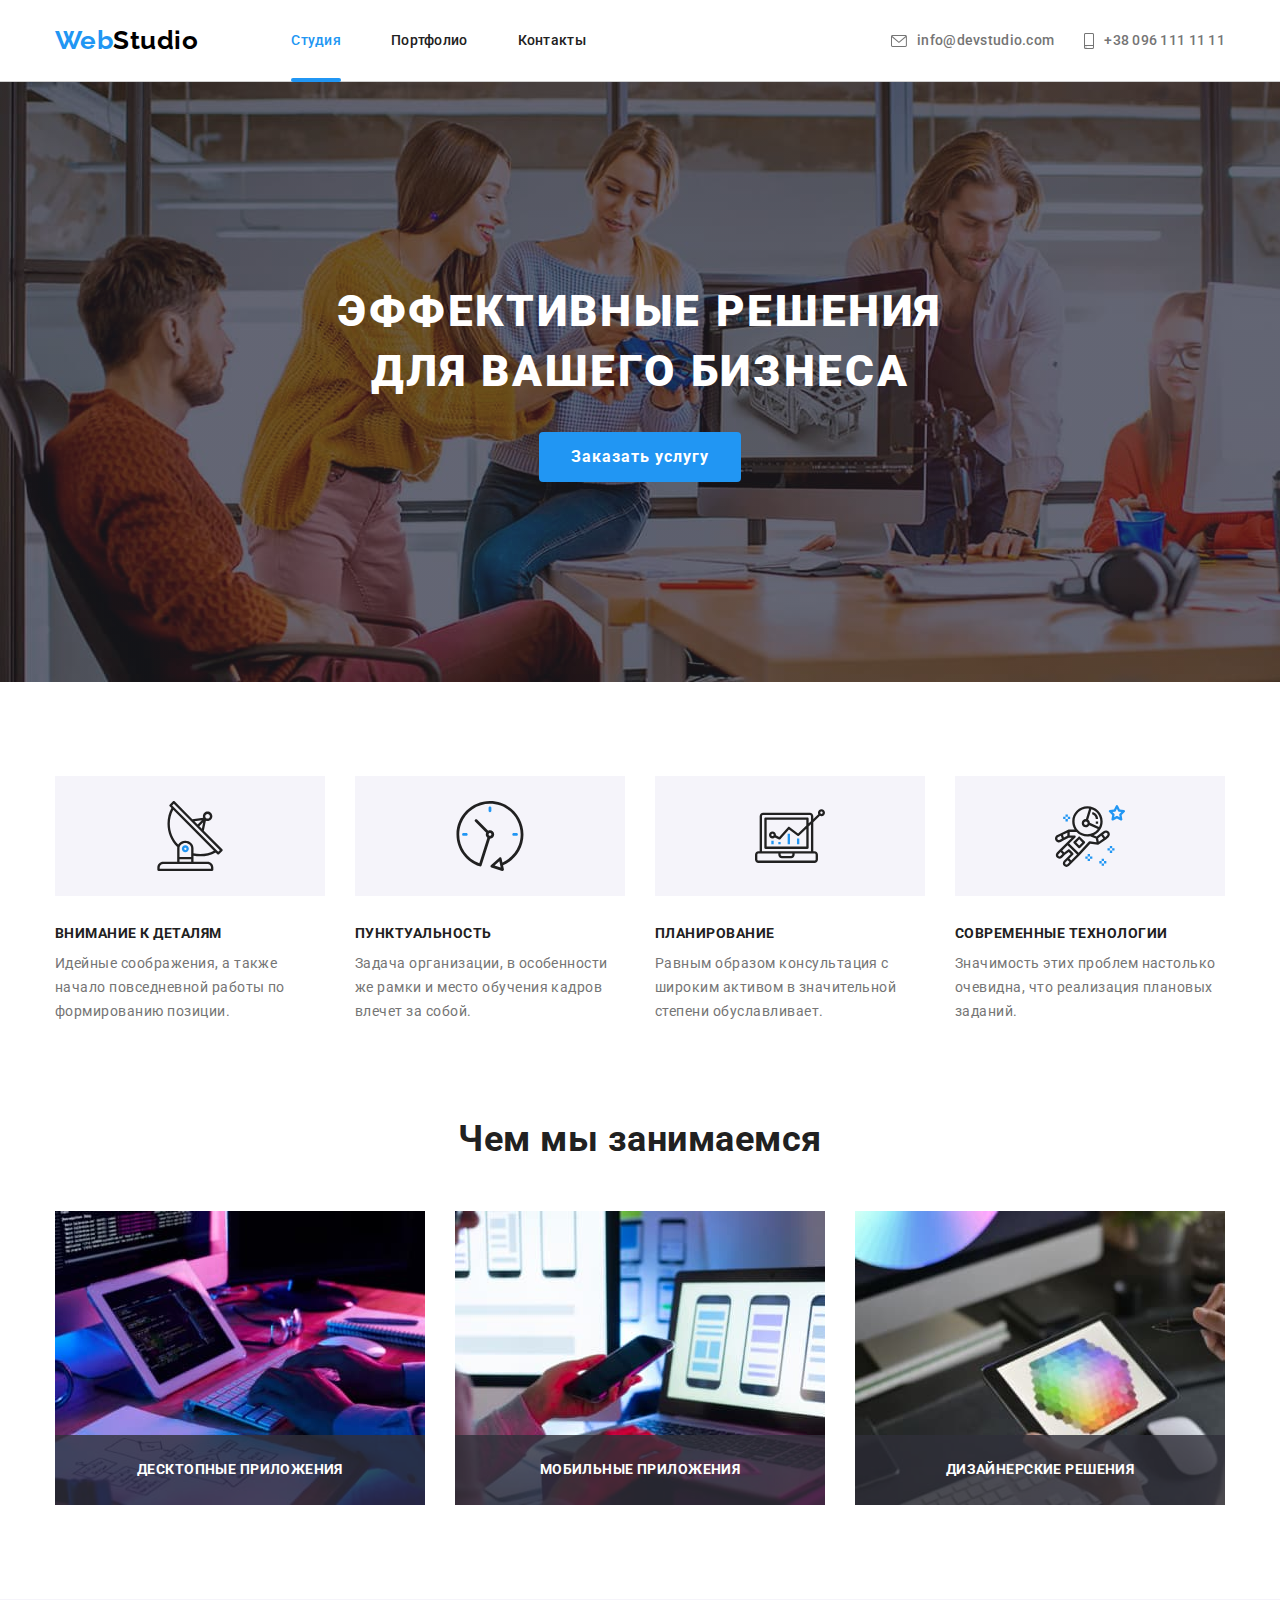
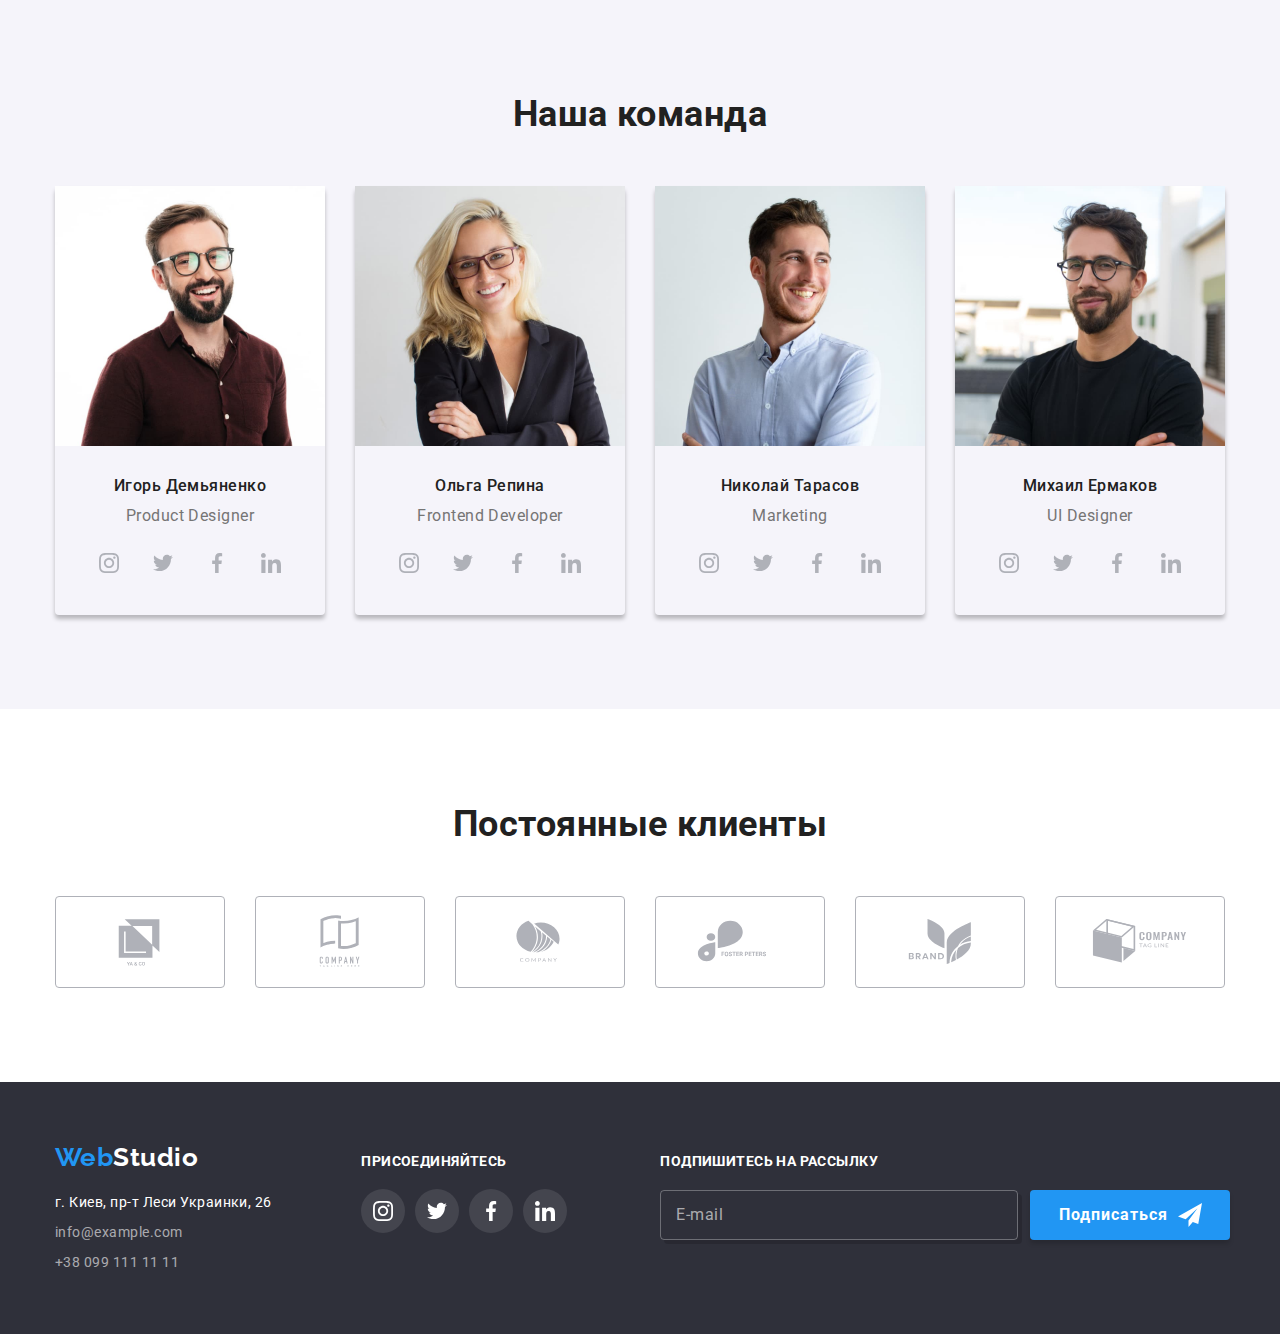
<file: index.html>
<!DOCTYPE html>
<html lang="ru">
<head>
    <meta charset="UTF-8">
    <meta http-equiv="X-UA-Compatible" content="IE=edge">
    <meta name="viewport" content="width=device-width, initial-scale=1.0">
    <link rel="preconnect" href="https://fonts.googleapis.com">
    <link rel="preconnect" href="https://fonts.gstatic.com" crossorigin>
    <link href="https://fonts.googleapis.com/css2?family=Raleway:wght@700&family=Roboto:wght@400;500;700;900&display=swap" rel="stylesheet">
    <link rel="stylesheet" href="https://cdnjs.cloudflare.com/ajax/libs/modern-normalize/1.1.0/modern-normalize.min.css">
    <title>WebStudio</title>
    <link rel="stylesheet" href="./css/styles.css"> 
    <link rel="stylesheet" href="./css/main.min.css"> 
   </head>
<body>
    <header class="header">
    <div class="container header-container">
        <a href="" class="logo link" lang="en">Web<span class="header-logo">Studio</span></a>
        <nav>
            <ul class="list nav">
                <li class="nav__item"><a href="" class="nav__link link nav__link--active">Студия</a></li>
                <li class="nav__item"><a href="./portfolio.html" class="nav__link link">Портфолио</a></li>
                <li class="nav__item"><a href="" class="nav__link link">Контакты</a></li>
            </ul>
        </nav>
        <ul class="list contacts">
            <li class="contacts__item"><a href="malito:info@devstudio.com" class="contacts__link link">
                <svg class="contacts__icon" width="16" height="12">
                    <use href="./images/icons.svg#icon-envelope"></use>
                 </svg>info@devstudio.com</a></li>
            <li class="contacts__item"><a href="tel:+380961111111" class="contacts__link link">
                <svg class="contacts__icon" width="10" height="16">
                    <use href="./images/icons.svg#icon-smartphone"></use>
                </svg>+38 096 111 11 11</a></li>
        </ul> 
    </div> 
    </header>
    <main>
        <section class="hero">
        <div class="container">
            <h1 class="hero__title">Эффективные решения<br>для вашего бизнеса</h1>
            <button type="button" class="button" data-modal-open>Заказать услугу</button>
        </div>
        </section>
        <section class="section">
        <div class="container">
            <!-- Заголовок должен быть скрыт, в html <h2 hidden></h2> -->
            <h2 class="visualy-hidden">Особенности</h2>
            <ul class="list spesifics">
                <li class="spesifics__item">
                    <div class="spesifics__container">
                        <svg class="spesifics__icon" width="70" height="70">
                            <use href="./images/icons.svg#icon-antenna"></use>
                        </svg>
                    </div>
                    <h3 class="specifics__title">Внимание к деталям</h3>
                    <p class="specifics__text">Идейные соображения, а также начало повседневной работы по формированию позиции.</p>
                </li>
                <li class=" spesifics__item">
                    <div class="spesifics__container">
                        <svg class="spesifics__icon" width="70" height="70">
                            <use href="./images/icons.svg#icon-clock"></use>
                        </svg>
                    </div>
                    <h3 class="specifics__title">Пунктуальность</h3>
                    <p class="specifics__text">Задача организации, в особенности же рамки и место обучения кадров влечет за собой.</p>
                </li>
                <li class=" spesifics__item">
                    <div class="spesifics__container">
                        <svg class="spesifics__icon" width="70" height="70">
                            <use href="./images/icons.svg#icon-diagram"></use>
                        </svg>
                    </div>
                    <h3 class="specifics__title">Планирование</h3>
                    <p class="specifics__text">Равным образом консультация с широким активом в значительной степени обуславливает.</p>
                </li>
                <li class=" spesifics__item">
                    <div class="spesifics__container">
                        <svg class="spesifics__icon" width="70" height="70">
                            <use href="./images/icons.svg#icon-astronaut"></use>
                        </svg>
                    </div>
                    <h3 class="specifics__title">Современные технологии</h3>
                    <p class="specifics__text">Значимость этих проблем настолько очевидна, что реализация плановых заданий.</p>
                </li>
            </ul>
        </div>
        </section>
        <section class="work">
        <div class="container">
            <h2 class="section-title">Чем мы занимаемся</h2>
            <ul class="list work-list">
                <li class="work-list__item">
                    <img src="./images/box1.jpg" alt="Работа на планшете" width="370" height="294">
                    <div class="work-list__container">
                        <p class="work-list__text">Десктопные приложения</p>
                    </div>
                </li>
                <li class="work-list__item">
                    <img src="./images/box2.jpg" alt="Работа с ноутом и телефоном" width="370" height="294">
                    <div class="work-list__container">
                        <p class="work-list__text">Мобильные приложения</p>
                    </div>
                </li>
                <li class="work-list__item">
                    <img src="./images/box3.jpg" alt="Мозаика на планшете" width="370" height="294">
                    <div class="work-list__container">
                        <p class="work-list__text">Дизайнерские решения</p>
                    </div>
                </li>
            </ul>
        </div>
        </section>
        <section class="section team-section">
        <div class="container team">
            <h2 class="section-title">Наша команда</h2>
            <ul class="team-list list">
                <li class="team-item">
                    <img src="./images/img1.jpg" alt="Игорь Демьяненко" width="270" height="260">
                    <div class="team-cards">
                        <h3 class="photo-title">Игорь Демьяненко</h3>
                        <p class="photo-text" lang="en">Product Designer</p>
                        <ul class="team-soc-list list">
                            <li class="team-soc">
                                <a href="" class="team-soc-link">
                                    <svg class="icon-soc-team" width="20" height="20">
                                        <use href="./images/icons.svg#icon-instagram"></use>
                                    </svg>
                                </a>
                             </li>
                             <li class="team-soc">
                                <a href="" class="team-soc-link">
                                    <svg class="icon-soc-team" width="20" height="20">
                                        <use href="./images/icons.svg#icon-twitter"></use>
                                    </svg>
                                </a>
                             </li>
                             <li class="team-soc">
                                <a href="" class="team-soc-link">
                                    <svg class="icon-soc-team" width="20" height="20">
                                        <use href="./images/icons.svg#icon-facebook"></use>
                                    </svg>
                                </a>
                             </li>
                             <li class="team-soc">
                                <a href="" class="team-soc-link">
                                    <svg class="icon-soc-team" width="20" height="20">
                                        <use href="./images/icons.svg#icon-linkedin"></use>
                                    </svg>
                                </a>
                             </li>
                        </ul>
                    </div>
                </li>
                <li class="team-item">
                    <img src="./images/img2.jpg" alt="Ольга Репина" width="270" height="260">
                    <div class="team-cards">
                        <h3 class="photo-title">Ольга Репина</h3>
                        <p class="photo-text" lang="en">Frontend Developer</p>
                        <ul class="team-soc-list list">
                            <li class="team-soc">
                                <a href="" class="team-soc-link">
                                    <svg class="icon-soc-team" width="20" height="20">
                                        <use href="./images/icons.svg#icon-instagram"></use>
                                    </svg>
                                </a>
                             </li>
                             <li class="team-soc">
                                <a href="" class="team-soc-link">
                                    <svg class="icon-soc-team" width="20" height="20">
                                        <use href="./images/icons.svg#icon-twitter"></use>
                                    </svg>
                                </a>
                             </li>
                             <li class="team-soc">
                                <a href="" class="team-soc-link">
                                    <svg class="icon-soc-team" width="20" height="20">
                                        <use href="./images/icons.svg#icon-facebook"></use>
                                    </svg>
                                </a>
                             </li>
                             <li class="team-soc">
                                <a href="" class="team-soc-link">
                                    <svg class="icon-soc-team" width="20" height="20">
                                        <use href="./images/icons.svg#icon-linkedin"></use>
                                    </svg>
                                </a>
                             </li>
                        </ul>
                    </div>
                </li>
                <li class="team-item">
                    <img src="./images/img3.jpg" alt="Николай Тарасов" width="270" height="260">
                    <div class="team-cards">
                        <h3 class="photo-title">Николай Тарасов</h3>
                        <p class="photo-text" lang="en">Marketing</p>
                        <ul class="team-soc-list list">
                            <li class="team-soc">
                                <a href="" class="team-soc-link">
                                    <svg class="icon-soc-team" width="20" height="20">
                                        <use href="./images/icons.svg#icon-instagram"></use>
                                    </svg>
                                </a>
                             </li>
                             <li class="team-soc">
                                <a href="" class="team-soc-link">
                                    <svg class="icon-soc-team" width="20" height="20">
                                        <use href="./images/icons.svg#icon-twitter"></use>
                                    </svg>
                                </a>
                             </li>
                             <li class="team-soc">
                                <a href="" class="team-soc-link">
                                    <svg class="icon-soc-team" width="20" height="20">
                                        <use href="./images/icons.svg#icon-facebook"></use>
                                    </svg>
                                </a>
                             </li>
                             <li class="team-soc">
                                <a href="" class="team-soc-link">
                                    <svg class="icon-soc-team" width="20" height="20">
                                        <use href="./images/icons.svg#icon-linkedin"></use>
                                    </svg>
                                </a>
                             </li>
                        </ul>
                    </div>
                </li>
                <li class="team-item">
                    <img src="./images/img4.jpg" alt="Михаил Ермаков" width="270" height="260">
                    <div class="team-cards">
                        <h3 class="photo-title">Михаил Ермаков</h3>
                        <p class="photo-text" lang="en">UI Designer</p>
                        <ul class="team-soc-list list">
                            <li class="team-soc">
                                <a href="" class="team-soc-link">
                                    <svg class="icon-soc-team" width="20" height="20">
                                        <use href="./images/icons.svg#icon-instagram"></use>
                                    </svg>
                                </a>
                             </li>
                             <li class="team-soc">
                                <a href="" class="team-soc-link">
                                    <svg class="icon-soc-team" width="20" height="20">
                                        <use href="./images/icons.svg#icon-twitter"></use>
                                    </svg>
                                </a>
                             </li>
                             <li class="team-soc">
                                <a href="" class="team-soc-link">
                                    <svg class="icon-soc-team" width="20" height="20">
                                        <use href="./images/icons.svg#icon-facebook"></use>
                                    </svg>
                                </a>
                             </li>
                             <li class="team-soc">
                                <a href="" class="team-soc-link">
                                    <svg class="icon-soc-team" width="20" height="20">
                                        <use href="./images/icons.svg#icon-linkedin"></use>
                                    </svg>
                                </a>
                             </li>
                        </ul>
                    </div>
                </li>
            </ul>
        </div>
        </section>
        <section class="section">
            <div class="container clients">
                <h2 class="section-title">Постоянные клиенты</h2>
                <ul class="list client-list">
                    <li class="client-item">
                        <a href="" class="client-link">
                            <svg class="icon-client" width="106" height="60">
                                <use href="./images/icons.svg#icon-client1"></use>
                            </svg>
                         </a>
                    </li>
                    <li class="client-item">
                        <a href="" class="client-link">
                            <svg class="icon-client" width="106" height="60">
                                <use href="./images/icons.svg#icon-client2"></use>
                            </svg>
                         </a>
                    </li>
                    <li class="client-item">
                        <a href="" class="client-link">
                            <svg class="icon-client" width="106" height="60">
                                <use href="./images/icons.svg#icon-client3"></use>
                            </svg>
                         </a>
                    </li>
                    <li class="client-item">
                        <a href="" class="client-link">
                            <svg class="icon-client" width="106" height="60">
                                <use href="./images/icons.svg#icon-client4"></use>
                            </svg>
                         </a>
                    </li>
                    <li class="client-item">
                        <a href="" class="client-link">
                            <svg class="icon-client" width="106" height="60">
                                <use href="./images/icons.svg#icon-client5"></use>
                            </svg>
                         </a>
                    </li>
                    <li class="client-item">
                        <a href="" class="client-link">
                            <svg class="icon-client" width="106" height="60">
                                <use href="./images/icons.svg#icon-client6"></use>
                            </svg>
                         </a>
                    </li>
                </ul>
            </div>
        </section>
    </main>
    <footer class="footer">
    <div class="container footer-container">
        <div class="footer-contact-container">
            <a href="" class="logo link logo-link" lang="en">Web<span class="footer-logo">Studio</span></a>
            <address>
                <ul class="list footer-list">
                    <li class="footer-item"><a href="https://goo.gl/maps/xNYy4oC4myurMbKr9" class="footer-link link" target="_blank" rel="noopener noreferer nofollow">г. Киев, пр-т Леси Украинки, 26</a></li>
                    <li class="footer-item"><a href="malito:info@example.com" class="footer-contact link">info@example.com</a></li>
                    <li class="footer-item"><a href="tel:+380991111111" class="footer-contact link">+38 099 111 11 11</a></li>
                </ul>   
            </address>
        </div>
        <div class="footer-soc-container">
            <h2 class="footer-title">Присоединяйтесь</h2>
            <ul class="footer-soc-list">
                <li class="footer-soc-item">
                    <a href="" class="footer-soc-link">
                        <svg class="icon-soc-footer" width="20" height="20">
                            <use href="./images/icons.svg#icon-instagram"></use>
                        </svg>
                    </a>
                </li>
                <li class="footer-soc-item">
                    <a href="" class="footer-soc-link">
                        <svg class="icon-soc-footer" width="20" height="20">
                            <use href="./images/icons.svg#icon-twitter"></use>
                        </svg>
                    </a>
                </li>
                <li class="footer-soc-item">
                    <a href="" class="footer-soc-link">
                        <svg class="icon-soc-footer" width="20" height="20">
                            <use href="./images/icons.svg#icon-facebook"></use>
                        </svg>
                    </a>
                </li>
                <li class="footer-soc-item">
                    <a href="" class="footer-soc-link">
                        <svg class="icon-soc-footer" width="20" height="20">
                            <use href="./images/icons.svg#icon-linkedin"></use>
                        </svg>
                    </a>
                </li>
            </ul>
        </div>
        <div class="footer-form-container">
            <h2 class="footer-form-title">Подпишитесь на рассылку</h2>
            
            <form>
                <div class="footer-object-container">
                    <div class="footer-input-container">
                        <label for="footer-email" class="footer-label">E-mail</label>
                        <input
                            type="email" 
                            class="footer-input"
                            name="footer-email"
                            id="footer-email"
                        >
                    </div>
                    <button type="submit" class="footer-input-btn">Подписаться
                        <svg class="icon-input-btn" width="24" height="24">
                            <use href="./images/icons.svg#icon-icon-send"></use>
                        </svg>
                    </button>
                </div>
            </form>  
      </div>
    </div>
    </footer>
    <div class="backdrop is-hidden" data-modal>
        <div class="modal">
           <button type="button" class="modal-btn" data-modal-close>
            <svg class="icon-modal-btn" width="18" height="18">
                <use href="./images/icons.svg#icon-close"></use>
            </svg> 
           </button>
           <p class="modal-title">Оставьте свои данные, мы вам перезвоним</p>
           <form>
               <label for="user-name" class="modal-label">Имя</label>
               <div class="modal-input-container">
                    <input 
                        type="text" 
                        class="modal-input" 
                        name="user-name"
                        required
                        id="user-name"
                    >
                    <svg class="icon-modal-input" width="18" height="18">
                        <use href="./images/icons.svg#icon-person-black"></use>
                    </svg>
                </div>
               <label for="user-tel" class="modal-label">Телефон</label>
               <div class="modal-input-container">
                    <input 
                        type="tel" 
                        class="modal-input"
                        name="user-tel"
                        required
                        id="user-tel"
                    >
                    <svg class="icon-modal-input" width="18" height="18">
                        <use href="./images/icons.svg#icon-phone-black"></use>
                    </svg>
                </div>
               <label for="user-email" class="modal-label">Почта</label>
               <div class="modal-input-container">
                    <input 
                        type="email" 
                        class="modal-input"
                        name="user-email"
                        id="user-email"
                    >
                    <svg class="icon-modal-input" width="18" height="18">
                        <use href="./images/icons.svg#icon-email-black"></use>
                    </svg>
                </div>
               <label for="user-coment" class="modal-label">Комментарий</label>
               <textarea name="user-text" id="user-coment" placeholder="Введите текст" class="modal-text"></textarea>
               <input 
                    type="checkbox" 
                    class="check-input visualy-hidden" 
                    name="consent"
                    id="check-input"
                    value="consent"
               >
               <label for="check-input" class="check-label">
                   <span>
                       <svg class="icon-check" width="16" height="15">
                           <use href="./images/icons.svg#icon-icon-check1"></use>
                       </svg>
                   </span>Соглашаюсь с рассылкой и принимаю <a href="" class="link-check">&nbsp;Условия договора</a></label>
               <button type="submit" class="modal-input-btn">Отправить</button>
           </form> 
        </div>
    </div>
    <script src="./js/modal.js"></script>
</body>
</html>
</file>
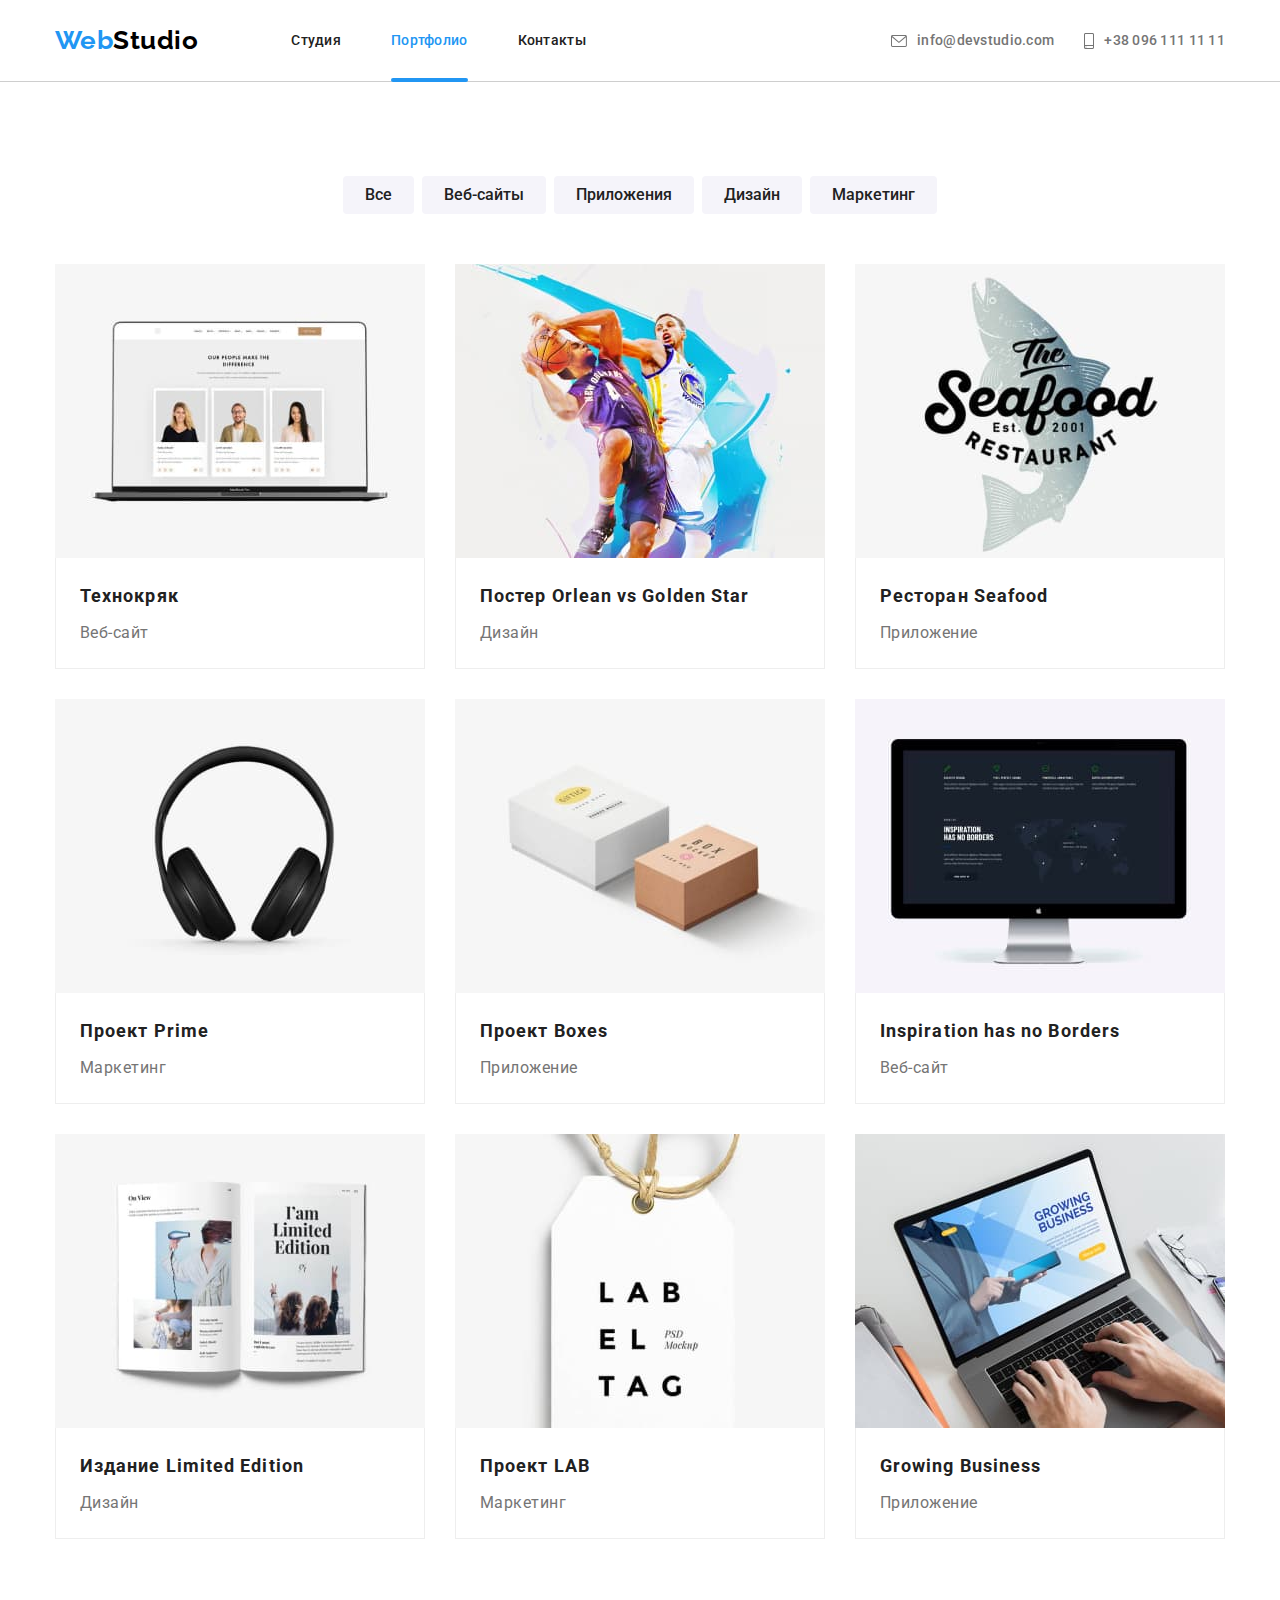
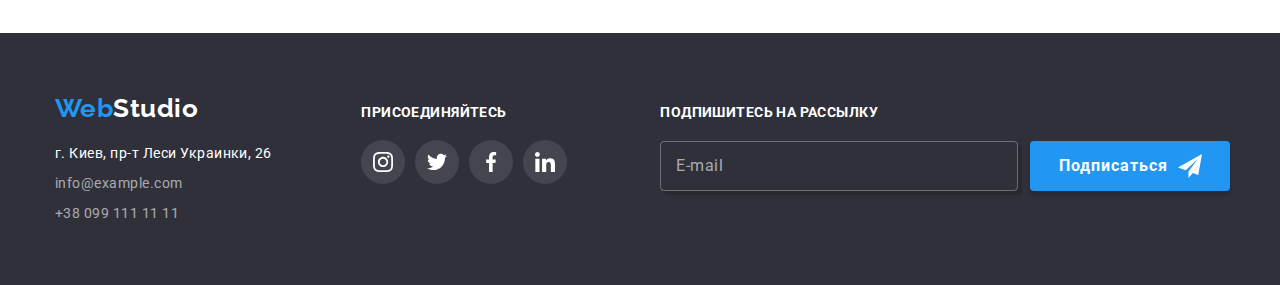
<file: portfolio.html>
<!DOCTYPE html>
<html lang="ru">
<head>
    <meta charset="UTF-8">
    <meta http-equiv="X-UA-Compatible" content="IE=edge">
    <meta name="viewport" content="width=device-width, initial-scale=1.0">
    <link rel="preconnect" href="https://fonts.googleapis.com">
    <link rel="preconnect" href="https://fonts.gstatic.com" crossorigin>
    <link href="https://fonts.googleapis.com/css2?family=Raleway:wght@700&family=Roboto:wght@400;500;700;900&display=swap" rel="stylesheet">
    <link rel="stylesheet" href="https://cdnjs.cloudflare.com/ajax/libs/modern-normalize/1.1.0/modern-normalize.min.css">
    <title>Portfolio</title>
    <link rel="stylesheet" href="./css/styles.css">
    <link rel="stylesheet" href="./css/main.min.css">
</head>
<body>
    <header class="header">
    <div class="container header-container">
        <a href="" class="logo link" lang="en">Web<span class="header-logo">Studio</span></a>
        <nav>
            <ul class="list nav">
                <li class="nav__item"><a href="./index.html" class="nav__link link">Студия</a></li>
                <li class="nav__item"><a href="./portfolio.html" class="link nav__link nav__link--active">Портфолио</a></li>
                <li class="nav__item"><a href="" class="nav__link link">Контакты</a></li>
            </ul>
        </nav>
        <ul class="list contacts">
            <li class="contacts__item"><a href="malito:info@devstudio.com" class="contacts__link link">
                <svg class="contacts__icon" width="16" height="12">
                    <use href="./images/icons.svg#icon-envelope"></use>
                 </svg>info@devstudio.com</a></li>
            <li class="contacts__item"><a href="tel:+380961111111" class="contacts__link link">
                <svg class="contacts__icon" width="10" height="16">
                    <use href="./images/icons.svg#icon-smartphone"></use>
                </svg>+38 096 111 11 11</a></li>
        </ul> 
    </div>  
    </header>
    <main>
        <section class="section">
        <div class="container">
            <h1 class="visualy-hidden">Портфолио</h1>
            <ul class="list porfolio-button">
                <li class="portfolio-item-btn"><button type="button" class="button-secondary">Все</button></li>
                <li class="portfolio-item-btn"><button type="button" class="button-secondary">Веб-сайты</button></li>
                <li class="portfolio-item-btn"><button type="button" class="button-secondary">Приложения</button></li>
                <li class="portfolio-item-btn"><button type="button" class="button-secondary">Дизайн</button></li>
                <li class="portfolio-item-btn"><button type="button" class="button-secondary">Маркетинг</button></li>
            </ul>
            <ul class="list portfolio-list">
                <li class="portfolio-item">
                    <a href="" class="portfolio-link link">
                        <div class="portfolio-img-container">
                            <img src="./images/img21.jpg" alt="Открытый ноутбук" width="370" height="294">
                            <p class="portfolio-link-text">
                                Ресурс предлагает комплексные предложения с разным уровнем функционала и сервисов. Все это позволит посетителю получить исчерпывающие сведения о компании или частном лице.
                            </p>
                         </div>
                        <div class="portfolio-cards">
                            <h2 class="portfolio-title">Технокряк</h2>
                            <p class="portfolio-text">Веб-сайт</p>
                        </div>
                    </a>
                </li>
                <li class="portfolio-item">
                    <a href="" class="portfolio-link link">
                        <div class="portfolio-img-container">
                            <img src="./images/img22.jpg" alt="Два баскетболиста" width="370" height="294">
                            <p class="portfolio-link-text">
                                Ресурс предлагает комплексные предложения с разным уровнем функционала и сервисов. Все это позволит посетителю получить исчерпывающие сведения о компании или частном лице.
                            </p>
                        </div>
                        <div class="portfolio-cards">
                            <h2 class="portfolio-title">Постер <span lang="en">Orlean vs Golden Star</span></h2>
                            <p class="portfolio-text">Дизайн</p>
                        </div>
                    </a>
                </li>
                <li class="portfolio-item">
                    <a href="" class="portfolio-link link">
                        <div class="portfolio-img-container">
                            <img src="./images/img23.jpg" alt="Логотип ресторана" width="370" height="294">
                            <p class="portfolio-link-text">
                                Ресурс предлагает комплексные предложения с разным уровнем функционала и сервисов. Все это позволит посетителю получить исчерпывающие сведения о компании или частном лице.
                            </p>
                        </div>
                        <div class="portfolio-cards">
                            <h2 class="portfolio-title">Ресторан <span lang="en">Seafood</span></h2>
                            <p class="portfolio-text">Приложение</p>
                        </div>
                    </a>
                </li>
                <li class="portfolio-item">
                    <a href="" class="portfolio-link link">
                        <div class="portfolio-img-container">
                            <img src="./images/img24.jpg" alt="Наушники" width="370" height="294">
                            <p class="portfolio-link-text">
                                Ресурс предлагает комплексные предложения с разным уровнем функционала и сервисов. Все это позволит посетителю получить исчерпывающие сведения о компании или частном лице.
                            </p>
                        </div>
                        <div class="portfolio-cards">
                            <h2 class="portfolio-title">Проект <span lang="en">Prime</span></h2>
                            <p class="portfolio-text">Маркетинг</p>
                        </div>
                    </a>
                </li>
                <li class="portfolio-item">
                    <a href="" class="portfolio-link link">
                        <div class="portfolio-img-container">
                            <img src="./images/img25.jpg" alt="Две коробки" width="370" height="294">
                            <p class="portfolio-link-text">
                                Ресурс предлагает комплексные предложения с разным уровнем функционала и сервисов. Все это позволит посетителю получить исчерпывающие сведения о компании или частном лице.
                            </p>
                        </div>
                        <div class="portfolio-cards">
                            <h2 class="portfolio-title">Проект <span lang="en">Boxes</span></h2>
                            <p class="portfolio-text">Приложение</p>
                        </div>
                    </a>
                </li>
                <li class="portfolio-item">
                    <a href="" class="portfolio-link link">
                        <div class="portfolio-img-container">
                            <img src="./images/img26.jpg" alt="Работающий монитор" width="370" height="294">
                            <p class="portfolio-link-text">
                                Ресурс предлагает комплексные предложения с разным уровнем функционала и сервисов. Все это позволит посетителю получить исчерпывающие сведения о компании или частном лице.
                            </p>
                        </div>
                        <div class="portfolio-cards">
                            <h2 lang="en" class="portfolio-title">Inspiration has no Borders</h2>
                            <p class="portfolio-text">Веб-сайт</p>
                        </div>
                    </a>
                </li>
                <li class="portfolio-item">
                    <a href="" class="portfolio-link link">
                        <div class="portfolio-img-container">
                            <img src="./images/img27.jpg" alt="Открытая книга" width="370" height="294">
                            <p class="portfolio-link-text">
                                Ресурс предлагает комплексные предложения с разным уровнем функционала и сервисов. Все это позволит посетителю получить исчерпывающие сведения о компании или частном лице.
                            </p>
                         </div>
                        <div class="portfolio-cards">
                            <h2 class="portfolio-title">Издание <span>Limited Edition</span></h2>
                            <p class="portfolio-text">Дизайн</p>
                        </div>
                    </a>
                </li>
                <li class="portfolio-item">
                    <a href="" class="portfolio-link link">
                        <div class="portfolio-img-container">
                            <img src="./images/img28.jpg" alt="Бирка" width="370" height="294">
                            <p class="portfolio-link-text">
                                Ресурс предлагает комплексные предложения с разным уровнем функционала и сервисов. Все это позволит посетителю получить исчерпывающие сведения о компании или частном лице.
                            </p>
                        </div>
                        <div class="portfolio-cards">
                            <h2 class="portfolio-title">Проект <span>LAB</span></h2>
                            <p class="portfolio-text">Маркетинг</p>
                        </div>
                    </a>
                </li>
                <li class="portfolio-item">
                    <a href="" class="portfolio-link link">
                        <div class="portfolio-img-container">
                            <img src="./images/img29.jpg" alt="Работа на ноутбуке" width="370" height="294">
                            <p class="portfolio-link-text">
                                Ресурс предлагает комплексные предложения с разным уровнем функционала и сервисов. Все это позволит посетителю получить исчерпывающие сведения о компании или частном лице.
                            </p>
                        </div>
                        <div class="portfolio-cards">
                            <h2 lang="en" class="portfolio-title">Growing Business</h2>
                            <p class="portfolio-text">Приложение</p>
                        </div>
                    </a>
                </li>
            </ul>
        </div>
        </section>
    </main>
    <footer class="footer">
        <div class="container footer-container">
            <div class="footer-contact-container">
                <a href="" class="logo link logo-link" lang="en">Web<span class="footer-logo">Studio</span></a>
                <address>
                    <ul class="list footer-list">
                        <li class="footer-item"><a href="https://goo.gl/maps/xNYy4oC4myurMbKr9" class="footer-link link" target="_blank" rel="noopener noreferer nofollow">г. Киев, пр-т Леси Украинки, 26</a></li>
                        <li class="footer-item"><a href="malito:info@example.com" class="footer-contact link">info@example.com</a></li>
                        <li class="footer-item"><a href="tel:+380991111111" class="footer-contact link">+38 099 111 11 11</a></li>
                    </ul>   
                </address>
            </div>
            <div class="footer-soc-container">
                <h2 class="footer-title">Присоединяйтесь</h2>
                <ul class="footer-soc-list">
                    <li class="footer-soc-item">
                        <a href="" class="footer-soc-link">
                            <svg class="icon-soc-footer" width="20" height="20">
                                <use href="./images/icons.svg#icon-instagram"></use>
                            </svg>
                        </a>
                    </li>
                    <li class="footer-soc-item">
                        <a href="" class="footer-soc-link">
                            <svg class="icon-soc-footer" width="20" height="20">
                                <use href="./images/icons.svg#icon-twitter"></use>
                            </svg>
                        </a>
                    </li>
                    <li class="footer-soc-item">
                        <a href="" class="footer-soc-link">
                            <svg class="icon-soc-footer" width="20" height="20">
                                <use href="./images/icons.svg#icon-facebook"></use>
                            </svg>
                        </a>
                    </li>
                    <li class="footer-soc-item">
                        <a href="" class="footer-soc-link">
                            <svg class="icon-soc-footer" width="20" height="20">
                                <use href="./images/icons.svg#icon-linkedin"></use>
                            </svg>
                        </a>
                    </li>
                </ul>
            </div>
            <div class="footer-form-container">
                <h2 class="footer-form-title">Подпишитесь на рассылку</h2>
                
                <form>
                    <div class="footer-object-container">
                        <div class="footer-input-container">
                            <label for="footer-email" class="footer-label">E-mail</label>
                            <input
                                type="email" 
                                class="footer-input"
                                name="footer-email"
                                id="footer-email"
                            >
                        </div>
                        <button type="submit" class="footer-input-btn">Подписаться
                            <svg class="icon-input-btn" width="24" height="24">
                                <use href="./images/icons.svg#icon-icon-send"></use>
                            </svg>
                        </button>
                    </div>
                </form>  
          </div>
        </div>
        </footer>
</body>
</html>
</file>
<file: css/styles.css>
/* цвет текста заголовков, ссылок #212121 */ 

/* основной цвет текста #757575 */

/* текст белый #FFFFFF */

/* цвет ссылок в футере тел., почта #FFFFFF99 */

/* цвет ссылок активных #2196F3 */

/* :root {
    --primary-text-color: #757575;
    --title-text-color: #212121;
    --accent-color: #2196F3;
    --light-text-color: #FFFFFF;
    --primary-bg-color: #FFFFFF;
    --dark-bg-color: #2F303A;
    --buttom-bg-color: #F5F4FA;
    --timing-function: cubic-bezier(0.4, 0, 0.2, 1);  
} */

/* html {
    box-sizing: border-box;
} */

/* *,
*::before,
*::after {
    box-sizing: inherit;
} */

/* body {
    font-family: Roboto, sans-serif;
    letter-spacing: 0.03em;
    background-color: var(--primary-bg-color);
    color: var(--primary-text-color);
} */

/* h1,
h2,
h3,
h4,
h5,
h6,
p {
    margin: 0;
} */

/* ul,
ol {
    padding-left: 0;
    margin: 0;
} */
/* img {
    display: block;
} */

/* .container {
    width: 1200px;
    padding-left: 15px;
    padding-right: 15px;
    margin: 0 auto; */
    /* outline: 2px solid red; */
/* } */
/* .list {
    list-style: none;
}
.link {
    text-decoration: none;
} */
/* .visualy-hidden {
    position: absolute;
    white-space: nowrap;
    width: 1px;
    height: 1px;
    overflow: hidden;
    border: 0;
    padding: 0;
    clip: rect(0 0 0 0);
    clip-path: inset(50%);
    margin: -1px;
} */
/* .section {
    padding-top: 94px;
    padding-bottom: 94px;
} */
/* .logo {
    margin-right: 93px;
    color: var(--accent-color);
    font-family: 'Raleway';
    font-weight: 700;
    font-size: 26px;
    line-height: 1.2;
} */

/* Header */

/* .header {
    padding: 25px 0px;
    border-bottom: 1px solid #cecece; 
}
.header-container {
    display: flex;
    align-items: center;
}
.header-logo {
    color: #000000;
} 
.nav {
    display: flex;
}
.nav .nav__item:not(:last-child) {
    margin-right: 50px;
}

.nav__link {
    position: relative;
    display: block;
    height: 16px;
    font-weight: 500;
    font-size: 14px;
    line-height: 1.14;
    letter-spacing: 0.02em;
    color: var(--title-text-color);
    transition-property: color;
    transition-duration: 250ms;
    transition-timing-function: var(--timing-function);
}
.nav__link:hover,
.nav__link:focus {
    color: var(--accent-color);
}
.nav__link--active {
    color: var(--accent-color);
}
.link.nav__link--active::after {
    position: absolute;
    bottom: -33px;
    content: "";
    display: block;
    width: 100%;
    height: 4px;
    border-radius: 2px;
    background-color: var(--accent-color);
}
.contacts {
    display: flex;
    margin-left: auto;
}
.contacts .contacts__item:not(:last-child) {
    margin-right: 30px;
}
.contacts__link {
    display: flex;
    align-items: center;
    font-weight: 500;
    font-size: 14px;
    line-height: 1.14;
    letter-spacing: 0.02em;
    color: var(--primary-text-color);
    transition-property: color;
    transition-duration: 250ms;
    transition-timing-function: var(--timing-function);
}
.contacts__link:hover,
.contacts__link:focus {
    color: var(--accent-color);
}
.contacts__icon {
    margin-right: 10px;
    fill: currentColor;
} */

/* Hero */
/* .hero {
    height: 600px;
    max-width: 1600px;
    margin-left: auto;
    margin-right: auto;
    padding-top: 200px;
    padding-bottom: 200px;
    text-align: center;
    background-color: #C4C4C4;
    background-image: linear-gradient(
        rgba(47, 48, 58, 0.4),
        rgba(47, 48, 58, 0.4)
        ),
        url(../images/hero-bg.jpg);
}
.hero__title {
    margin-bottom: 30px;
    font-weight: 900;
    font-size: 44px;
    line-height: 1.36;
    letter-spacing: 0.06em;
    text-transform: uppercase;
    color: var(--light-text-color);
} */
/* .button {
    font-family: inherit;
    font-weight: 700;
    font-size: 16px;
    line-height: 1.88;
    letter-spacing: 0.06em;
    border-radius: 4px;
    padding: 10px 32px;
    color: var(--light-text-color);
    background-color: var(--accent-color);
    cursor: pointer;
    border: none;
}
.button-secondary {
    padding: 6px 22px;
    border-radius: 4px;
    border: transparent;
    font-family: inherit;
    font-weight: 500;
    font-size: 16px;
    line-height: 1.62;
    text-align: center;
    color: var(--title-text-color);
    background-color: var(--buttom-bg-color);
    cursor: pointer;
    transition-property: color, background-color, box-shadow;
    transition-duration: 250ms;
    transition-timing-function: var(--timing-function);
}

.button-secondary:hover,
.button-secondary:focus {
    color: var(--light-text-color);
    background-color: var(--accent-color);
    box-shadow: 0px 4px 4px 0px rgba(0, 0, 0, 0.25);
} */
/* .porfolio-button {
    display: flex;
    justify-content: center;
    margin-bottom: 50px;
}
.porfolio-button .portfolio-item-btn:not(:last-child) {
    margin-right: 8px;
} */
/* Section Особенности*/
/* .spesifics {
    display: flex;
}
.spesifics .spesifics__item:not(:last-child) {
    margin-right: 30px;
}
.spesifics__item {
    width: 270px;
}
.spesifics__container {
    display: flex;
    height: 120px;
    justify-content: center;
    align-items: center;
    margin-bottom: 30px;
    background-color: var(--buttom-bg-color); 
}  */
/* .section-title {
    margin-bottom: 50px;
    font-size: 36px;
    line-height: 1.2;
    text-align: center;
    color: var(--title-text-color);
}
/* Webstudio gallery*/

/* .specifics__title {
    margin-bottom: 10px;
    font-size: 14px;
    line-height: 1.14;
    text-transform: uppercase;
    color: var(--title-text-color);
}
.specifics__text {
    font-size: 14px;
    line-height: 1.71;
} */

/* .work {
    padding-bottom: 94px;
}
.work-list {
    display: flex;
}
.work-list .work-list__item:not(:last-child) {
   margin-right: 30px;
}
.work-list__item {
    position: relative;
}
.work-list__container {
    position: absolute;
    bottom: 0;
    display: flex;
    width: 100%;
    height: 70px;
    justify-content: center;
    align-items: center;
    background-color: rgba(47, 48, 58, 0.8);
}
.work-list__text {
font-weight: 700; 
font-size: 14px;
line-height: 1.14;
letter-spacing: 0.03em;
text-transform: uppercase;
color: var(--light-text-color);
} */
/* .team-section {
    background-color: #f5f4fa;
}
.team-list {
    display: flex;
}
.team-item {
    width: 270px;
    box-shadow: 0px 4px 4px 0px rgba(0, 0, 0, 0.25);
    border-radius: 4px;
}
.team-list .team-item:not(:last-child) {
    margin-right: 30px;
}
.team-cards {
    padding: 30px 0px;
}
.photo-title {
    margin-bottom: 10px;
    text-align: center;
    font-weight: 500;
    font-size: 16px;
    line-height: 1.2;
    color: var(--title-text-color);
}
.photo-text {
    margin-bottom: 16px;
    text-align: center;
    font-size: 16px;
    line-height: 1.2;
}
.team-soc-list {
    display: flex;
    justify-content: center;
}
.team-soc {
    display: flex;
}
.team-soc + .team-soc {
    margin-left: 10px;
}
.team-soc-link {
    display: flex;
    justify-content: center;
    align-items: center;
    width: 44px;
    height: 44px;
    border-radius: 50%;
    color: #afb1b8;
    transition-property: color, background-color;
    transition-duration: 250ms;
    transition-timing-function: var(--timing-function);
}
.team-soc-link:hover,
.team-soc-link:focus {
    background-color: var(--accent-color);
    color: #FFFFFF;
}
.icon-soc-team {
    fill: currentColor;
}
.icon-soc-team:hover {
    fill: currentColor;
} */

/* Постоянные клиенты */
/* .client-list {
    display: flex;
}
.client-item + .client-item {
    margin-left: 30px;
}
.client-link {
    display: flex;
    width: 170px;
    height: 92px;
    border: 1px solid #afb1b8;
    border-radius: 4px;
    justify-content: center;
    align-items: center;
    cursor: pointer;
    color: #afb1b8;
    transition-property: color, border-color;
    transition-duration: 250ms;
    transition-timing-function: var(--timing-function);
}
.client-link:hover,
.client-link:focus {
    border-color: var(--accent-color);
    color: var(--accent-color);
}
.icon-client {
    fill: currentColor;
}
.icon-client:hover,
.icon-client:focus {
    fill: currentColor;
} */
/* Portfolio */

/* .portfolio-list {
    display: flex;
    flex-wrap: wrap;
    margin-left: -30px;
    margin-top: -30px;
}
.portfolio-item {
    width: calc(100% / 3 - 30px);
    margin-left: 30px;
    margin-top: 30px;
}

.portfolio-link {
    display: block;
    transition-property: box-shadow;
    transition-duration: 250ms;
    transition-timing-function: var(--timing-function);
}

.portfolio-link:hover,
.portfolio-link:focus {
    cursor: pointer;
    box-shadow: 0px 4px 4px 0px rgba(0, 0, 0, 0.25);
}
.portfolio-cards {
    padding: 20px 24px 20px;
    border: 1px solid #eeeeee;
    border-top: none; 
}
.portfolio-img-container {
    position: relative;
    overflow: hidden;
}
.portfolio-link-text {
    position: absolute;
    top: 0;
    height: 100%;
    padding: 63px 24px;
    font-size: 18px;
    line-height: 1.56;
    letter-spacing: 0.03em;
    color: var(--light-text-color);
    background-color: rgba(33, 150, 243, 0.9);
    transform: translateY(100%);
    transition: transform 250ms;
    transition-timing-function: var(--timing-function);
    overflow: auto;
}
.portfolio-link:hover .portfolio-link-text,
.portfolio-link:focus .portfolio-link-text{
    transform: translateY(0%);
}

.portfolio-title {
    height: 36px;
    margin-bottom: 4px;

    font-size: 18px;
    line-height: 2.0;
    letter-spacing: 0.06em;
    color: var(--title-text-color);
}
.portfolio-text {
    height: 30px;
    font-size: 16px;
    line-height: 1.88;
    color: var(--primary-text-color);
} */

/* Footer */
/* .footer {
    padding: 60px 0px; 
    background-color: var(--dark-bg-color);
}
.footer-container {
    display: flex;
    align-items: baseline;
}
.footer-contact-container {
    margin-right: 70px;
}
.logo-link {
    display: block;
    margin-bottom: 20px;
}
.footer-logo {
    color: #FFFFFF;
}

address {
    font-style: normal;
}
.footer-list .footer-item:not(:last-child) {
    margin-bottom: 9px;
}
.footer-item {
    height: 21px;
}
.footer-link {
    font-size: 14px;
    line-height: 1.71px;
    color: var(--light-text-color);
    transition-property: color;
    transition-duration: 250ms;
    transition-timing-function: var(--timing-function);
}

.footer-link:hover,
.footer-link:focus {
    color: var(--accent-color);
}
.footer-contact {
    font-size: 14px;
    line-height: 1.71px;
    color: rgba(255, 255, 255, 0.6);
    transition-property: color;
    transition-duration: 250ms;
    transition-timing-function: var(--timing-function);
}

.footer-contact:hover,
.footer-contact:focus {
    color: var(--accent-color)
}
.footer-title {
    font-size: 14px;
    height: 1.14;
    letter-spacing: 0.03em;
    text-transform: uppercase;
    margin-bottom: 20px;
    color: var(--light-text-color);
}
.footer-soc-container {
    display: block;
    margin-right: 93px;
}
.footer-soc-list {
    display: flex;
}
.footer-soc-item {
    display: flex;
}
.footer-soc-item + .footer-soc-item {
    margin-left: 10px;
}
.footer-soc-link {
    display: flex;
    justify-content: center;
    align-items: center;
    width: 44px;
    height: 44px;
    border-radius: 50%;
    cursor: pointer;
    background-color: rgba(255, 255, 255, 0.1);
    transition-property: background-color;
    transition-duration: 250ms;
    transition-timing-function: var(--timing-function);
}
.footer-soc-link:hover,
.footer-soc-link:focus {
    background-color: var(--accent-color);
}
.icon-soc-footer {
    fill: #FFFFFF;
}
.footer-form-container {
    display: block;
}
.footer-form-title {
    margin-bottom: 20px;
    font-size: 14px;
    line-height: 1.14;
    letter-spacing: 0.03em;
    text-transform: uppercase;
    color: var(--light-text-color);
}
.footer-label {
    position: absolute;
    margin-left: 16px;
    top: 50%;
    transform: translateY(-50%);
    font-size: 16px;
    line-height: 20px;
    letter-spacing: 0.03em;
    color: rgba(255, 255, 255, 0.6);
}
.footer-object-container {
    display: flex;
}
.footer-input-container {
    position: relative;
}
.footer-input {
    width: 358px;
    height: 50px;
    margin-right: 12px;
    padding-left: 79px;
    font-size: 16px;
    line-height: 20px;
    letter-spacing: 0.03em;
    border: 1px solid rgba(255, 255, 255, 0.3);
    border-radius: 4px;
    box-shadow: 4px 4px rgba(0, 0, 0, 0.15);
    background-color: transparent;
    color: rgba(255, 255, 255, 0.6);
}
.footer-input-btn {
    display: flex;
    justify-content: center;
    align-items: center;
    width: 200px;
    height: 50px;
    font-family: inherit;
    font-weight: 700;
    font-size: 16px;
    line-height: 1.88;
    letter-spacing: 0.06em;
    color: var(--light-text-color);
    background-color: var(--accent-color);
    border: none;
    border-radius: 4px;
    box-shadow: 0px 4px 4px rgba(0, 0, 0, 0.15);
    cursor: pointer;
}
.icon-input-btn {
    margin-left: 10px;
} */
/* .backdrop {
    position: fixed;
    top: 0;
    left: 0;
    width: 100%;
    height: 100%;
    background-color: rgba(0, 0, 0, 0.2);
    transition: opacity 400ms, visibility 400ms;
}
.backdrop.is-hidden .modal {
    transform: scale(0.1);
}
.modal {
    position: absolute;
    top: 50%;
    left: 50%;
    transform: translate(-50%, -50%);
    width: 528px;
    min-height: 581px;
    padding: 40px;
    background-color: var(--primary-bg-color);
    transition: transform 400ms;
}
.modal-btn {
    position: absolute;
    top: 8px;
    right: 8px;
    display: flex;
    justify-content: center;
    align-items: center;
    width: 30px;
    height: 30px;
    border-radius: 50%;
    background-color: transparent;
    border: 1px solid rgba(0, 0, 0, 0.1);
    cursor: pointer;
}
.icon-modal-btn {
    transition-property: fill;
    transition-duration: 250ms;
    transition-timing-function: var(--timing-function);
}
.modal-btn:hover .icon-modal-btn,
.modal-btn:focus .icon-modal-btn{
    fill: var(--accent-color);
}
.is-hidden {
    opacity: 0;
    pointer-events: none;
    visibility: hidden;
}
.modal-title {
    margin-bottom: 12px;
    font-weight: 700;
    font-size: 20px;
    line-height: 1.15;
    text-align: center;
    letter-spacing: 0.03em;
    color: var(--title-text-color);
}
.modal-input {
    width: 100%;
    height: 40px;
    padding-left: 42px;
    border: 1px solid rgba(33, 33, 33, 0.2);
    border-radius: 4px;
    cursor: pointer;
    outline: none;
    transition-property: background-color;
    transition-duration: 250ms;
    transition-timing-function: var(--timing-function);
}
.modal-input:focus {
    border-color: var(--accent-color);
}
.modal-input:focus + .icon-modal-input {
    fill: var(--accent-color);
}
.modal-input-btn {
    display: block;
    width: 200px;
    height: 50px;
    margin-left: auto;
    margin-right: auto;
    justify-content: center;
    align-items: center;
    font-family: inherit;
    font-weight: 700;
    font-size: 16px;
    line-height: 1.88;
    letter-spacing: 0.06em;
    border-radius: 4px;
    color: var(--light-text-color);
    background-color: var(--accent-color);
    box-shadow: 0px 4px 4px rgba(0, 0, 0, 0.15);
    cursor: pointer;
    border: none;
}
.modal-input-container {
    position: relative;
    margin-bottom: 10px;
}
.icon-modal-input {
    position: absolute;
    left: 12px;
    top: 50%;
    transform: translateY(-50%);
    transition-property: fill;
    transition-duration: 250ms;
    transition-timing-function: var(--timing-function);
}
.modal-label {
    display: block;
    margin-bottom: 4px;
    font-size: 12px;
    line-height: 1.2;
    letter-spacing: 0.01em;
}
.modal-text {
    padding: 12px 16px;
    margin-bottom: 20px;
    width: 100%;
    height: 120px;
    resize: none;
    font-size: 14px;
    line-height: 1.2;
    letter-spacing: 0.01em;
    border: 1px solid rgba(33, 33, 33, 0.2);
    border-radius: 4px;
    color: rgba(117, 117, 117, 0.5);
    cursor: pointer;
    outline: none;
    transition-property: background-color;
    transition-duration: 250ms;
    transition-timing-function: var(--timing-function);
}
.modal-text:focus {
    border-color: var(--accent-color);
} */
/* .check-label {
    display: flex;
    margin-bottom: 30px;
    align-items: center;
    font-size: 14px;
    line-height: 1.71;
    letter-spacing: 0.03em;
    color: var(--primary-text-color);
} */
/* .check-label span {
    display: flex;
    justify-content: center;
    align-items: center;
    width: 16px;
    height: 15px;
    margin-right: 7px;
    border: 2px solid var(--title-text-color);
    border-radius: 2px;
    box-shadow: 0px 4px 4px rgba(0, 0, 0, 0.25);
} */
/* .icon-check {
    fill: transparent;
} */
/* .check-input:checked + .check-label span {
    background-color: var(--accent-color);
    border: none; */
    /* box-shadow: 0px 4px 4px rgba(0, 0, 0, 0.25); */
/* } */
/* .check-input:focus + .check-label span {
    border-color: var(--accent-color);
}
.check-input:checked + .check-label .icon-check {
    fill: var(--light-text-color);
}


.link-check {
    color: var(--accent-color);
} */
</file>
<file: css/main.min.css>
html{box-sizing:border-box}*,*::before,*::after{box-sizing:inherit}body{font-family:Roboto,sans-serif;letter-spacing:.03em;background-color:var(--primary-bg-color);color:var(--primary-text-color)}h1,h2,h3,h4,h5,h6,p{margin:0}ul,ol{padding-left:0;margin:0}img{display:block}.list{list-style:none}.link{text-decoration:none}:root{--primary-text-color: #757575;--title-text-color: #212121;--accent-color: #2196F3;--light-text-color: #FFFFFF;--primary-bg-color: #FFFFFF;--dark-bg-color: #2F303A;--buttom-bg-color: #F5F4FA;--timing-function: cubic-bezier(0.4, 0, 0.2, 1)}.visualy-hidden{position:absolute;white-space:nowrap;width:1px;height:1px;overflow:hidden;border:0;padding:0;clip:rect(0 0 0 0);clip-path:inset(50%);margin:-1px}.container{width:1200px;padding-left:15px;padding-right:15px;margin:0 auto}.section{padding-top:94px;padding-bottom:94px}.section-title{margin-bottom:50px;font-size:36px;line-height:1.2;text-align:center;color:var(--title-text-color)}.logo{margin-right:93px;color:var(--accent-color);font-family:"Raleway";font-weight:700;font-size:26px;line-height:1.2}.button{font-family:inherit;font-weight:700;font-size:16px;line-height:1.88;letter-spacing:.06em;border-radius:4px;padding:10px 32px;color:var(--light-text-color);background-color:var(--accent-color);cursor:pointer;border:none}.button-secondary{padding:6px 22px;border-radius:4px;border:rgba(0,0,0,0);font-family:inherit;font-weight:500;font-size:16px;line-height:1.62;text-align:center;color:var(--title-text-color);background-color:var(--buttom-bg-color);cursor:pointer;transition-property:color,background-color,box-shadow;transition-duration:250ms;transition-timing-function:var(--timing-function)}.button-secondary:hover,.button-secondary:focus{color:var(--light-text-color);background-color:var(--accent-color);box-shadow:0px 4px 4px 0px rgba(0,0,0,.25)}.porfolio-button{display:flex;justify-content:center;margin-bottom:50px}.porfolio-button .portfolio-item-btn:not(:last-child){margin-right:8px}.header{padding:25px 0px;border-bottom:1px solid #cecece}.header-container{display:flex;align-items:center}.header-logo{color:#000}.nav{display:flex}.nav .nav__item:not(:last-child){margin-right:50px}.nav__link{position:relative;display:block;height:16px;font-weight:500;font-size:14px;line-height:1.14;letter-spacing:.02em;color:var(--title-text-color);transition-property:color;transition-duration:250ms;transition-timing-function:var(--timing-function)}.nav__link:hover,.nav__link:focus{color:var(--accent-color)}.nav__link--active{color:var(--accent-color)}.link.nav__link--active::after{position:absolute;bottom:-33px;content:"";display:block;width:100%;height:4px;border-radius:2px;background-color:var(--accent-color)}.contacts{display:flex;margin-left:auto}.contacts .contacts__item:not(:last-child){margin-right:30px}.contacts__link{display:flex;align-items:center;font-weight:500;font-size:14px;line-height:1.14;letter-spacing:.02em;color:var(--primary-text-color);transition-property:color;transition-duration:250ms;transition-timing-function:var(--timing-function)}.contacts__link:hover,.contacts__link:focus{color:var(--accent-color)}.contacts__icon{margin-right:10px;fill:currentColor}.hero{height:600px;max-width:1600px;margin-left:auto;margin-right:auto;padding-top:200px;padding-bottom:200px;text-align:center;background-color:#c4c4c4;background-image:linear-gradient(rgba(47, 48, 58, 0.4), rgba(47, 48, 58, 0.4)),url(../images/hero-bg.jpg)}.hero__title{margin-bottom:30px;font-weight:900;font-size:44px;line-height:1.36;letter-spacing:.06em;text-transform:uppercase;color:var(--light-text-color)}.spesifics{display:flex}.spesifics .spesifics__item:not(:last-child){margin-right:30px}.spesifics__item{width:270px}.spesifics__container{display:flex;height:120px;justify-content:center;align-items:center;margin-bottom:30px;background-color:var(--buttom-bg-color)}.specifics__title{margin-bottom:10px;font-size:14px;line-height:1.14;text-transform:uppercase;color:var(--title-text-color)}.specifics__text{font-size:14px;line-height:1.71}.work{padding-bottom:94px}.work-list{display:flex}.work-list .work-list__item:not(:last-child){margin-right:30px}.work-list__item{position:relative}.work-list__container{position:absolute;bottom:0;display:flex;width:100%;height:70px;justify-content:center;align-items:center;background-color:rgba(47,48,58,.8)}.work-list__text{font-weight:700;font-size:14px;line-height:1.14;letter-spacing:.03em;text-transform:uppercase;color:var(--light-text-color)}.team-section{background-color:#f5f4fa}.team-list{display:flex}.team-item{width:270px;box-shadow:0px 4px 4px 0px rgba(0,0,0,.25);border-radius:4px}.team-list .team-item:not(:last-child){margin-right:30px}.team-cards{padding:30px 0px}.photo-title{margin-bottom:10px;text-align:center;font-weight:500;font-size:16px;line-height:1.2;color:var(--title-text-color)}.photo-text{margin-bottom:16px;text-align:center;font-size:16px;line-height:1.2}.team-soc-list{display:flex;justify-content:center}.team-soc{display:flex}.team-soc+.team-soc{margin-left:10px}.team-soc-link{display:flex;justify-content:center;align-items:center;width:44px;height:44px;border-radius:50%;color:#afb1b8;transition-property:color,background-color;transition-duration:250ms;transition-timing-function:var(--timing-function)}.team-soc-link:hover,.team-soc-link:focus{background-color:var(--accent-color);color:#fff}.icon-soc-team{fill:currentColor}.icon-soc-team:hover{fill:currentColor}.client-list{display:flex}.client-item+.client-item{margin-left:30px}.client-link{display:flex;width:170px;height:92px;border:1px solid #afb1b8;border-radius:4px;justify-content:center;align-items:center;cursor:pointer;color:#afb1b8;transition-property:color,border-color;transition-duration:250ms;transition-timing-function:var(--timing-function)}.client-link:hover,.client-link:focus{border-color:var(--accent-color);color:var(--accent-color)}.icon-client{fill:currentColor}.icon-client:hover,.icon-client:focus{fill:currentColor}.portfolio-list{display:flex;flex-wrap:wrap;margin-left:-30px;margin-top:-30px}.portfolio-item{width:calc(33.3333333333% - 30px);margin-left:30px;margin-top:30px}.portfolio-link{display:block;transition-property:box-shadow;transition-duration:250ms;transition-timing-function:var(--timing-function)}.portfolio-link:hover,.portfolio-link:focus{cursor:pointer;box-shadow:0px 4px 4px 0px rgba(0,0,0,.25)}.portfolio-cards{padding:20px 24px 20px;border:1px solid #eee;border-top:none}.portfolio-img-container{position:relative;overflow:hidden}.portfolio-link-text{position:absolute;top:0;height:100%;padding:63px 24px;font-size:18px;line-height:1.56;letter-spacing:.03em;color:var(--light-text-color);background-color:rgba(33,150,243,.9);transform:translateY(100%);transition:transform 250ms;transition-timing-function:var(--timing-function);overflow:auto}.portfolio-link:hover .portfolio-link-text,.portfolio-link:focus .portfolio-link-text{transform:translateY(0%)}.portfolio-title{height:36px;margin-bottom:4px;font-size:18px;line-height:2;letter-spacing:.06em;color:var(--title-text-color)}.portfolio-text{height:30px;font-size:16px;line-height:1.88;color:var(--primary-text-color)}.footer{padding:60px 0px;background-color:var(--dark-bg-color)}.footer-container{display:flex;align-items:baseline}.footer-contact-container{margin-right:70px}.logo-link{display:block;margin-bottom:20px}.footer-logo{color:#fff}address{font-style:normal}.footer-item{height:21px}.footer-list .footer-item:not(:last-child){margin-bottom:9px}.footer-link{font-size:14px;line-height:1.71px;color:var(--light-text-color);transition-property:color;transition-duration:250ms;transition-timing-function:var(--timing-function)}.footer-link:hover,.footer-link:focus{color:var(--accent-color)}.footer-contact{font-size:14px;line-height:1.71px;color:rgba(255,255,255,.6);transition-property:color;transition-duration:250ms;transition-timing-function:var(--timing-function)}.footer-contact:hover,.footer-contact:focus{color:var(--accent-color)}.footer-title{font-size:14px;height:1.14;letter-spacing:.03em;text-transform:uppercase;margin-bottom:20px;color:var(--light-text-color)}.footer-soc-container{display:block;margin-right:93px}.footer-soc-list{display:flex}.footer-soc-item{display:flex}.footer-soc-item+.footer-soc-item{margin-left:10px}.footer-soc-link{display:flex;justify-content:center;align-items:center;width:44px;height:44px;border-radius:50%;cursor:pointer;background-color:rgba(255,255,255,.1);transition-property:background-color;transition-duration:250ms;transition-timing-function:var(--timing-function)}.footer-soc-link:hover,.footer-soc-link:focus{background-color:var(--accent-color)}.icon-soc-footer{fill:#fff}.footer-form-container{display:block}.footer-form-title{margin-bottom:20px;font-size:14px;line-height:1.14;letter-spacing:.03em;text-transform:uppercase;color:var(--light-text-color)}.footer-label{position:absolute;margin-left:16px;top:50%;transform:translateY(-50%);font-size:16px;line-height:20px;letter-spacing:.03em;color:rgba(255,255,255,.6)}.footer-object-container{display:flex}.footer-input-container{position:relative}.footer-input{width:358px;height:50px;margin-right:12px;padding-left:79px;font-size:16px;line-height:20px;letter-spacing:.03em;border:1px solid rgba(255,255,255,.3);border-radius:4px;box-shadow:4px 4px rgba(0,0,0,.15);background-color:rgba(0,0,0,0);color:rgba(255,255,255,.6)}.footer-input-btn{display:flex;justify-content:center;align-items:center;width:200px;height:50px;font-family:inherit;font-weight:700;font-size:16px;line-height:1.88;letter-spacing:.06em;color:var(--light-text-color);background-color:var(--accent-color);border:none;border-radius:4px;box-shadow:0px 4px 4px rgba(0,0,0,.15);cursor:pointer}.icon-input-btn{margin-left:10px}.backdrop{position:fixed;top:0;left:0;width:100%;height:100%;background-color:rgba(0,0,0,.2);transition:opacity 400ms,visibility 400ms}.backdrop.is-hidden .modal{transform:scale(0.1)}.modal{position:absolute;top:50%;left:50%;transform:translate(-50%, -50%);width:528px;min-height:581px;padding:40px;background-color:var(--primary-bg-color);transition:transform 400ms}.modal-btn{position:absolute;top:8px;right:8px;display:flex;justify-content:center;align-items:center;width:30px;height:30px;border-radius:50%;background-color:rgba(0,0,0,0);border:1px solid rgba(0,0,0,.1);cursor:pointer}.icon-modal-btn{transition-property:fill;transition-duration:250ms;transition-timing-function:var(--timing-function)}.modal-btn:hover .icon-modal-btn,.modal-btn:focus .icon-modal-btn{fill:var(--accent-color)}.is-hidden{opacity:0;pointer-events:none;visibility:hidden}.modal-title{margin-bottom:12px;font-weight:700;font-size:20px;line-height:1.15;text-align:center;letter-spacing:.03em;color:var(--title-text-color)}.modal-input{width:100%;height:40px;padding-left:42px;border:1px solid rgba(33,33,33,.2);border-radius:4px;cursor:pointer;outline:none;transition-property:background-color;transition-duration:250ms;transition-timing-function:var(--timing-function)}.modal-input:focus{border-color:var(--accent-color)}.modal-input:focus+.icon-modal-input{fill:var(--accent-color)}.modal-input-btn{display:block;width:200px;height:50px;margin-left:auto;margin-right:auto;justify-content:center;align-items:center;font-family:inherit;font-weight:700;font-size:16px;line-height:1.88;letter-spacing:.06em;border-radius:4px;color:var(--light-text-color);background-color:var(--accent-color);box-shadow:0px 4px 4px rgba(0,0,0,.15);cursor:pointer;border:none}.modal-input-container{position:relative;margin-bottom:10px}.icon-modal-input{position:absolute;left:12px;top:50%;transform:translateY(-50%);transition-property:fill;transition-duration:250ms;transition-timing-function:var(--timing-function)}.modal-label{display:block;margin-bottom:4px;font-size:12px;line-height:1.2;letter-spacing:.01em}.modal-text{padding:12px 16px;margin-bottom:20px;width:100%;height:120px;resize:none;font-size:14px;line-height:1.2;letter-spacing:.01em;border:1px solid rgba(33,33,33,.2);border-radius:4px;color:rgba(117,117,117,.5);cursor:pointer;outline:none;transition-property:background-color;transition-duration:250ms;transition-timing-function:var(--timing-function)}.modal-text:focus{border-color:var(--accent-color)}.check-label{display:flex;margin-bottom:30px;align-items:center;font-size:14px;line-height:1.71;letter-spacing:.03em;color:var(--primary-text-color)}.check-label span{display:flex;justify-content:center;align-items:center;width:16px;height:15px;margin-right:7px;border:2px solid var(--title-text-color);border-radius:2px;box-shadow:0px 4px 4px rgba(0,0,0,.25)}.icon-check{fill:rgba(0,0,0,0)}.check-input:checked+.check-label span{background-color:var(--accent-color);border:none}.check-input:focus+.check-label span{border-color:var(--accent-color)}.check-input:checked+.check-label .icon-check{fill:var(--light-text-color)}.link-check{color:var(--accent-color)}/*# sourceMappingURL=main.min.css.map */
</file>
